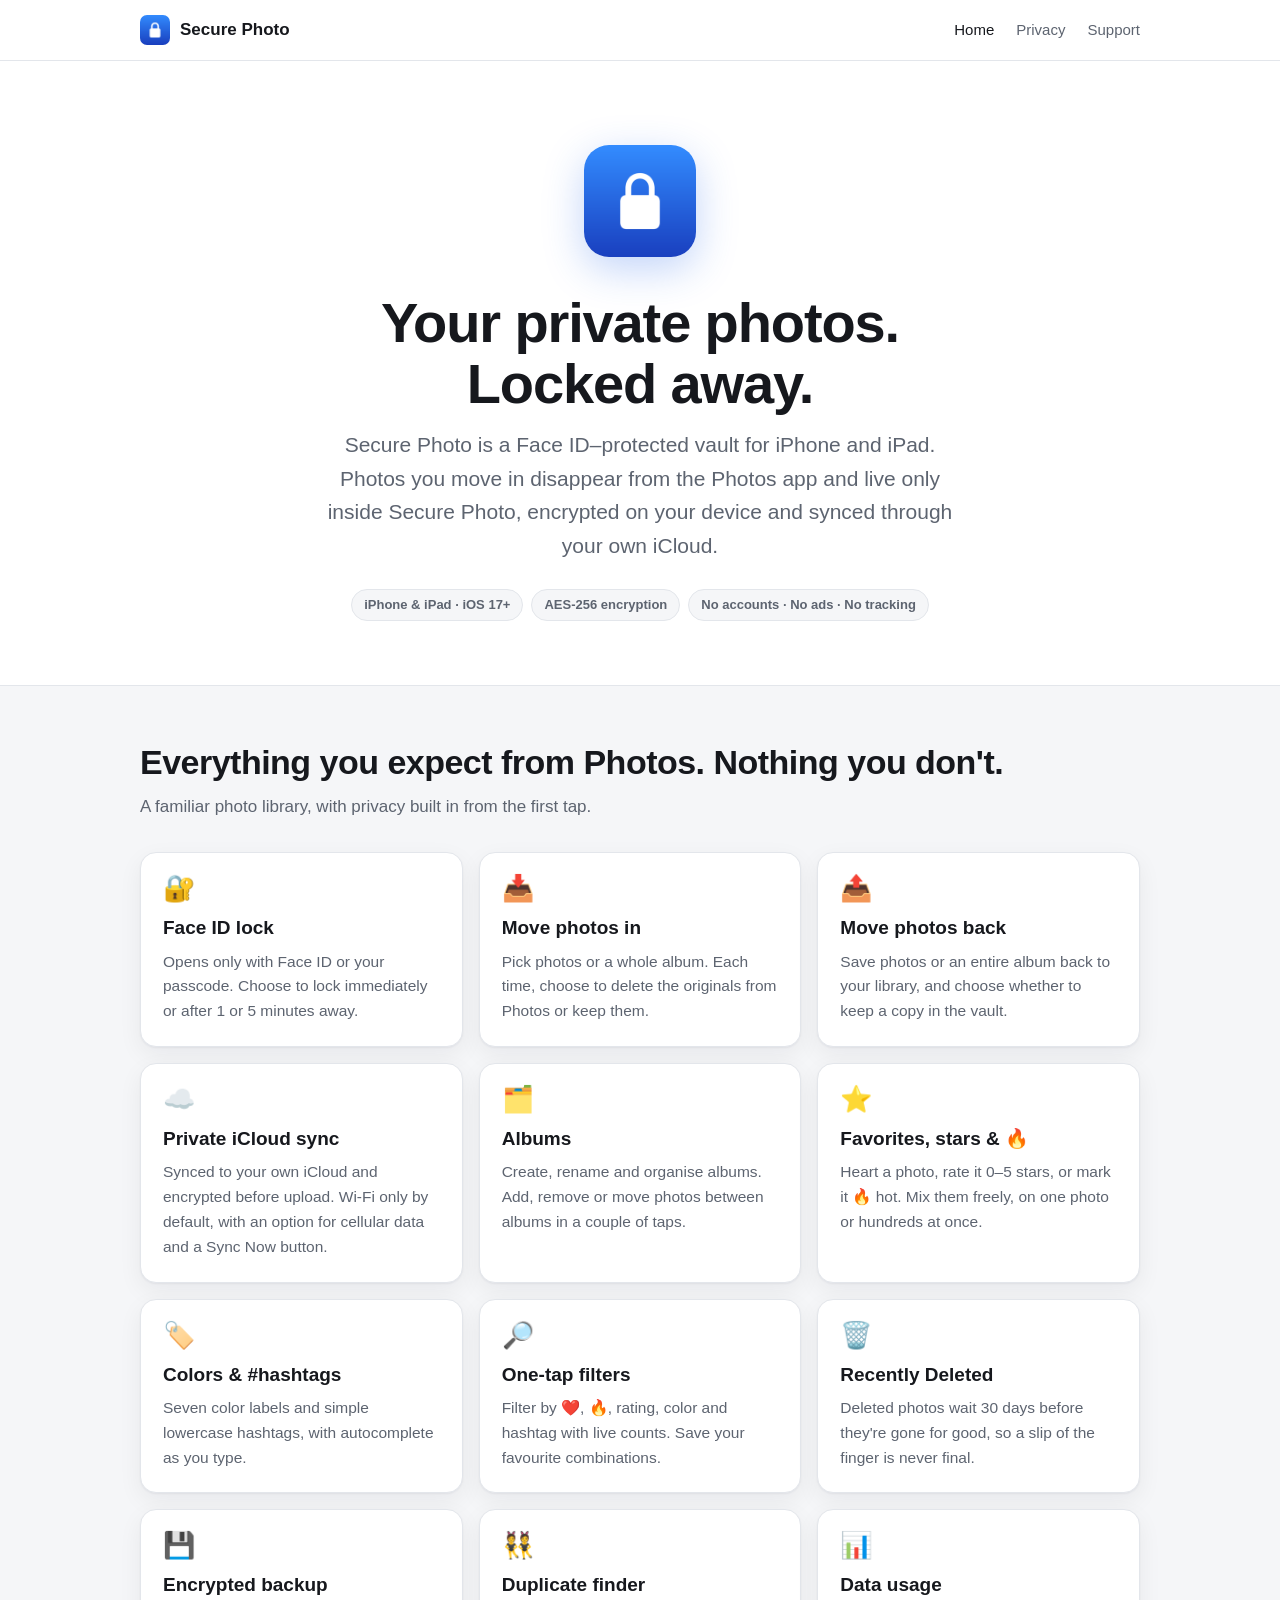
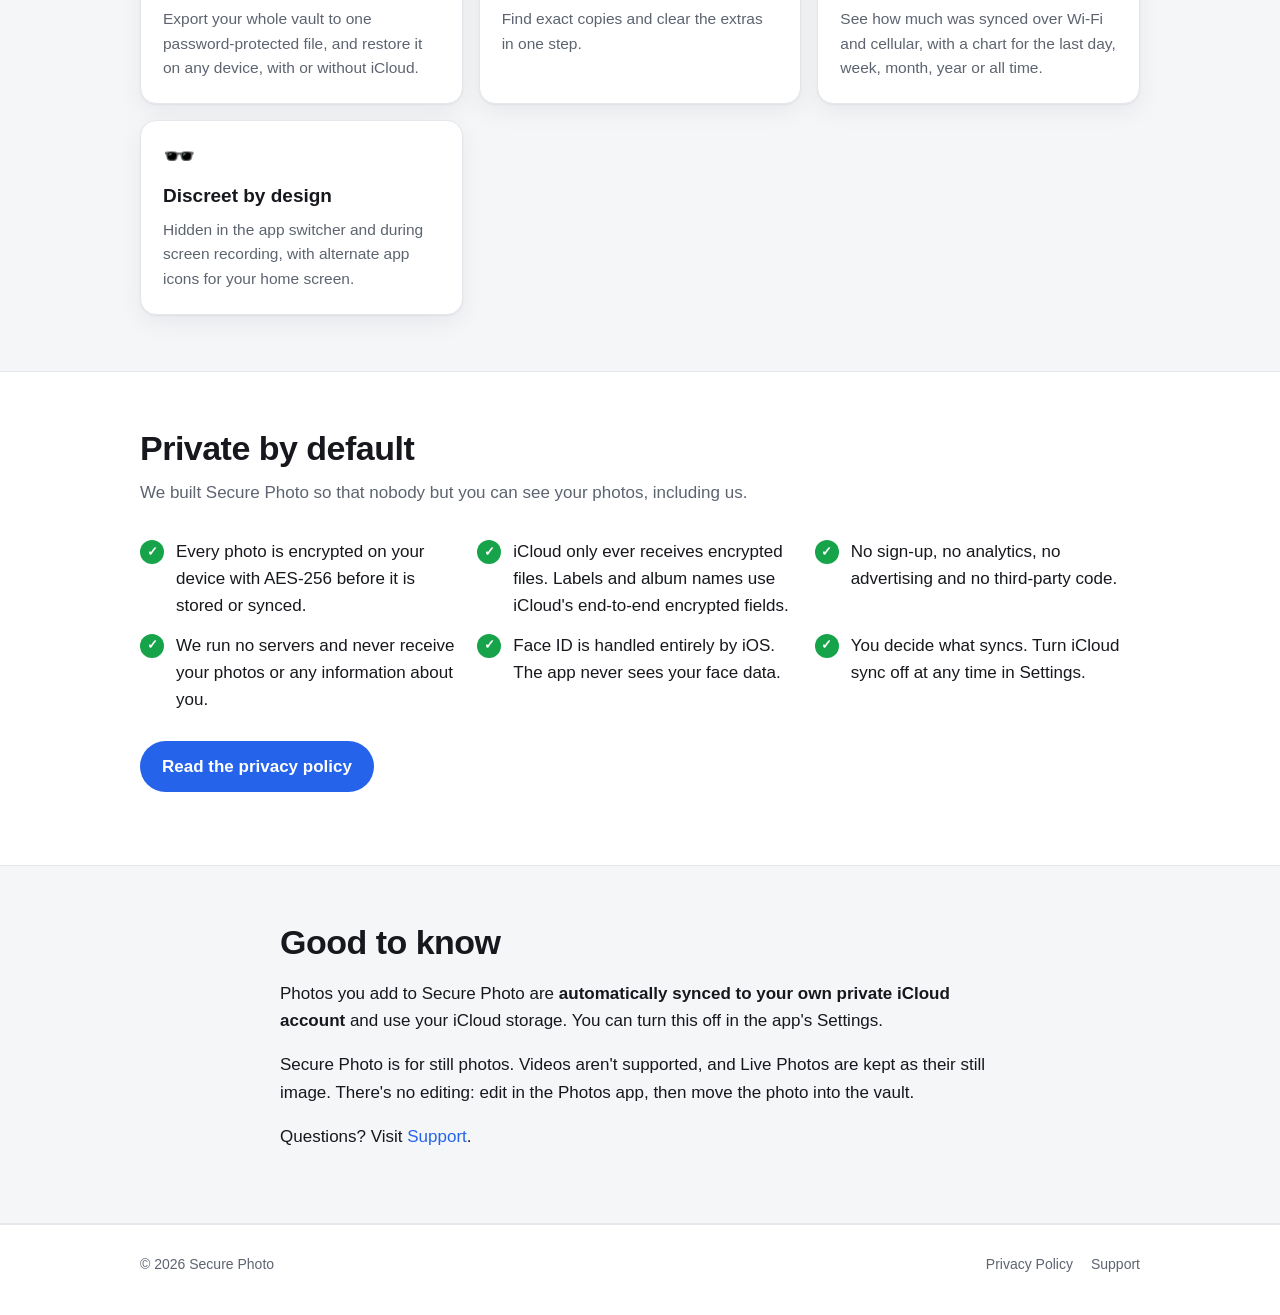
<file: index.html>
<!doctype html>
<html lang="en">
<head>
  <meta charset="utf-8">
  <meta name="viewport" content="width=device-width, initial-scale=1">
  <title>Secure Photo – A private, encrypted photo vault for iPhone and iPad</title>
  <meta name="description" content="Secure Photo keeps your private photos behind Face ID, encrypted on your device and synced end-to-end encrypted through your own iCloud.">
  <link rel="icon" href="assets/favicon.png">
  <link rel="apple-touch-icon" href="assets/icon.png">
  <link rel="stylesheet" href="assets/style.css">
</head>
<body>
  <header class="site">
    <div class="wrap">
      <a class="brand" href="./"><img src="assets/icon.png" alt=""><span>Secure Photo</span></a>
      <nav class="links">
        <a href="./" aria-current="page">Home</a>
        <a href="privacy.html">Privacy</a>
        <a href="support.html">Support</a>
      </nav>
    </div>
  </header>

  <main>
    <div class="wrap hero">
      <img class="icon" src="assets/icon.png" alt="Secure Photo app icon">
      <h1>Your private photos.<br>Locked away.</h1>
      <p class="lead">Secure Photo is a Face ID–protected vault for iPhone and iPad. Photos you move in disappear from the Photos app and live only inside Secure Photo, encrypted on your device and synced through your own iCloud.</p>
      <div class="badges">
        <span class="badge">iPhone &amp; iPad · iOS 17+</span>
        <span class="badge">AES-256 encryption</span>
        <span class="badge">No accounts · No ads · No tracking</span>
      </div>
    </div>

    <section class="soft">
      <div class="wrap">
        <h2>Everything you expect from Photos. Nothing you don't.</h2>
        <p class="sub">A familiar photo library, with privacy built in from the first tap.</p>
        <div class="grid">
          <div class="card"><span class="emoji">🔐</span><h3>Face ID lock</h3><p>Opens only with Face ID or your passcode. Choose to lock immediately or after 1 or 5 minutes away.</p></div>
          <div class="card"><span class="emoji">📥</span><h3>Move photos in</h3><p>Pick photos or a whole album. Each time, choose to delete the originals from Photos or keep them.</p></div>
          <div class="card"><span class="emoji">📤</span><h3>Move photos back</h3><p>Save photos or an entire album back to your library, and choose whether to keep a copy in the vault.</p></div>
          <div class="card"><span class="emoji">☁️</span><h3>Private iCloud sync</h3><p>Synced to your own iCloud and encrypted before upload. Wi-Fi only by default, with an option for cellular data and a Sync Now button.</p></div>
          <div class="card"><span class="emoji">🗂️</span><h3>Albums</h3><p>Create, rename and organise albums. Add, remove or move photos between albums in a couple of taps.</p></div>
          <div class="card"><span class="emoji">⭐️</span><h3>Favorites, stars &amp; 🔥</h3><p>Heart a photo, rate it 0–5 stars, or mark it 🔥 hot. Mix them freely, on one photo or hundreds at once.</p></div>
          <div class="card"><span class="emoji">🏷️</span><h3>Colors &amp; #hashtags</h3><p>Seven color labels and simple lowercase hashtags, with autocomplete as you type.</p></div>
          <div class="card"><span class="emoji">🔎</span><h3>One-tap filters</h3><p>Filter by ❤️, 🔥, rating, color and hashtag with live counts. Save your favourite combinations.</p></div>
          <div class="card"><span class="emoji">🗑️</span><h3>Recently Deleted</h3><p>Deleted photos wait 30 days before they're gone for good, so a slip of the finger is never final.</p></div>
          <div class="card"><span class="emoji">💾</span><h3>Encrypted backup</h3><p>Export your whole vault to one password-protected file, and restore it on any device, with or without iCloud.</p></div>
          <div class="card"><span class="emoji">👯</span><h3>Duplicate finder</h3><p>Find exact copies and clear the extras in one step.</p></div>
          <div class="card"><span class="emoji">📊</span><h3>Data usage</h3><p>See how much was synced over Wi-Fi and cellular, with a chart for the last day, week, month, year or all time.</p></div>
          <div class="card"><span class="emoji">🕶️</span><h3>Discreet by design</h3><p>Hidden in the app switcher and during screen recording, with alternate app icons for your home screen.</p></div>
        </div>
      </div>
    </section>

    <section>
      <div class="wrap">
        <h2>Private by default</h2>
        <p class="sub">We built Secure Photo so that nobody but you can see your photos, including us.</p>
        <ul class="checks">
          <li><span>Every photo is encrypted on your device with AES-256 before it is stored or synced.</span></li>
          <li><span>iCloud only ever receives encrypted files. Labels and album names use iCloud's end-to-end encrypted fields.</span></li>
          <li><span>No sign-up, no analytics, no advertising and no third-party code.</span></li>
          <li><span>We run no servers and never receive your photos or any information about you.</span></li>
          <li><span>Face ID is handled entirely by iOS. The app never sees your face data.</span></li>
          <li><span>You decide what syncs. Turn iCloud sync off at any time in Settings.</span></li>
        </ul>
        <p style="margin-top:28px"><a class="button" href="privacy.html">Read the privacy policy</a></p>
      </div>
    </section>

    <section class="soft">
      <div class="wrap narrow">
        <h2>Good to know</h2>
        <p>Photos you add to Secure Photo are <strong>automatically synced to your own private iCloud account</strong> and use your iCloud storage. You can turn this off in the app's Settings.</p>
        <p>Secure Photo is for still photos. Videos aren't supported, and Live Photos are kept as their still image. There's no editing: edit in the Photos app, then move the photo into the vault.</p>
        <p>Questions? Visit <a href="support.html">Support</a>.</p>
      </div>
    </section>
  </main>

  <footer class="site">
    <div class="wrap">
      <span>© 2026 Secure Photo</span>
      <nav><a href="privacy.html">Privacy Policy</a><a href="support.html">Support</a></nav>
    </div>
  </footer>
</body>
</html>
</file>
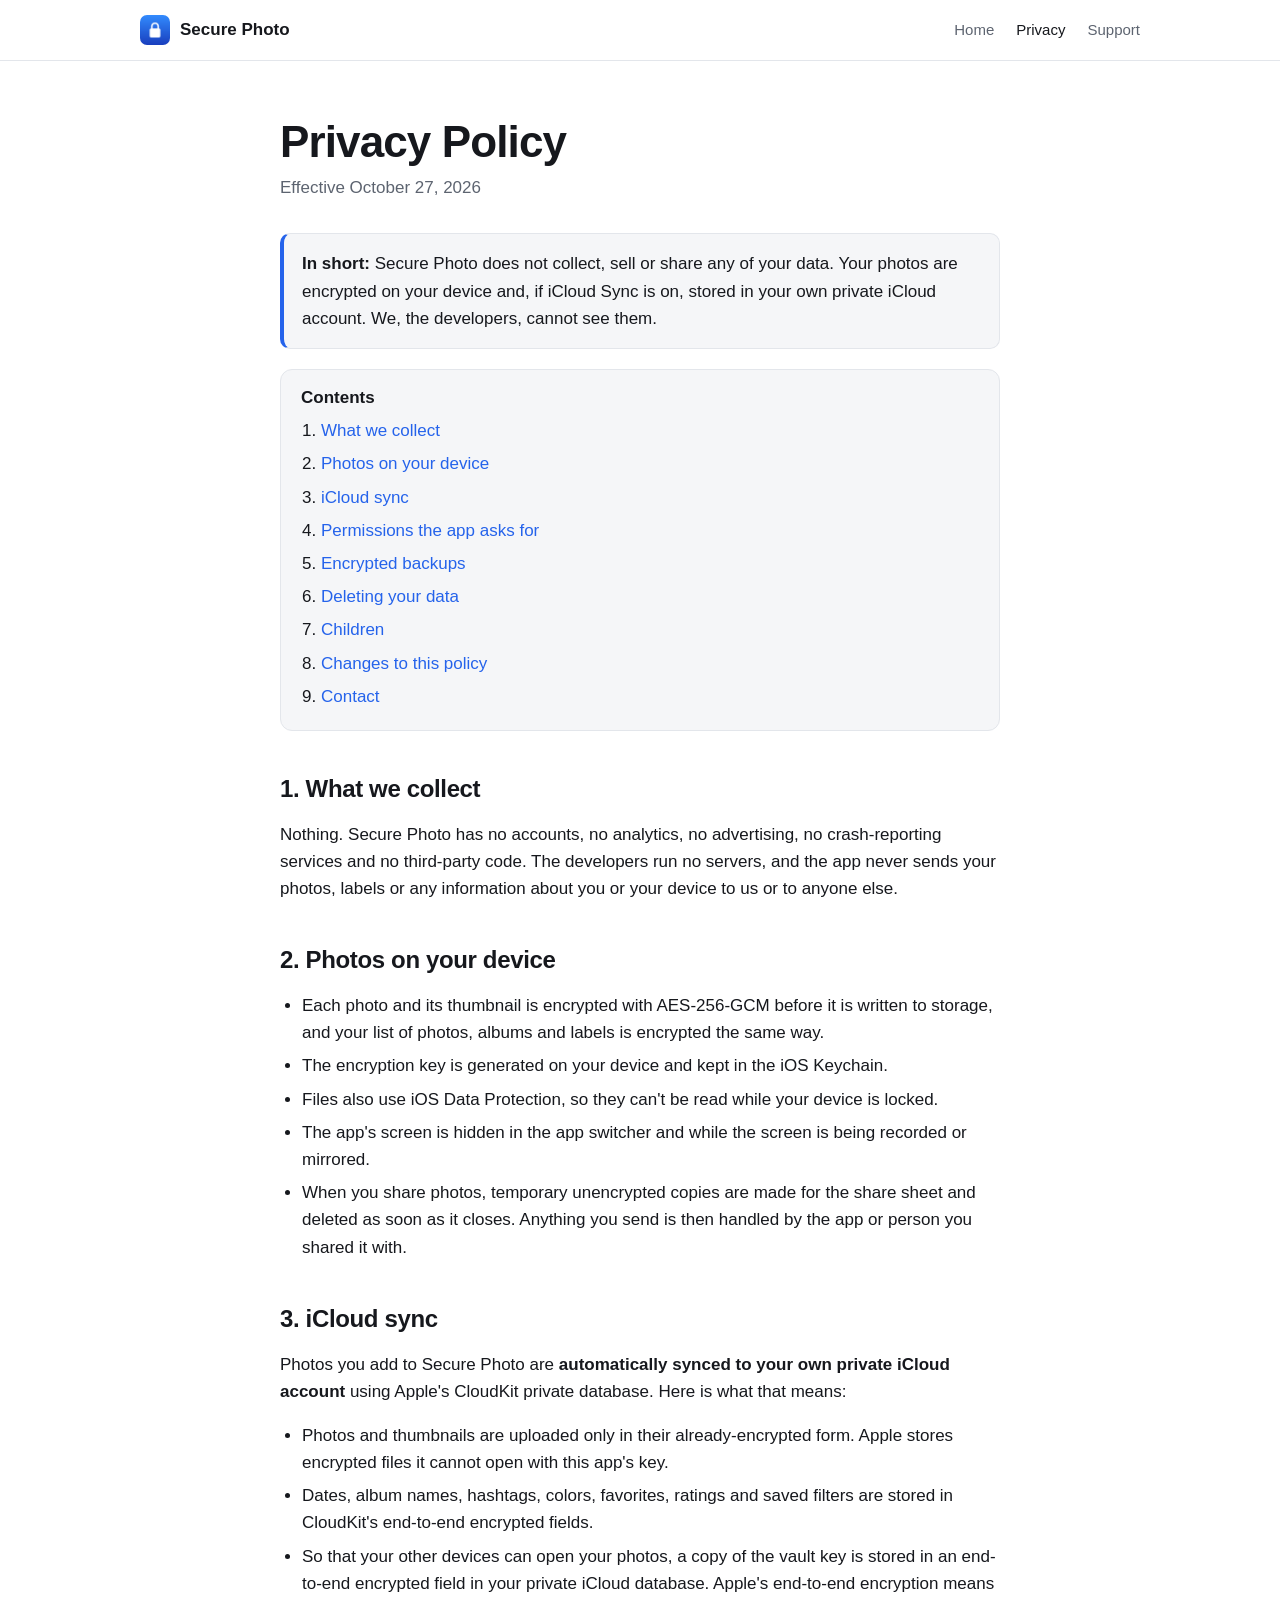
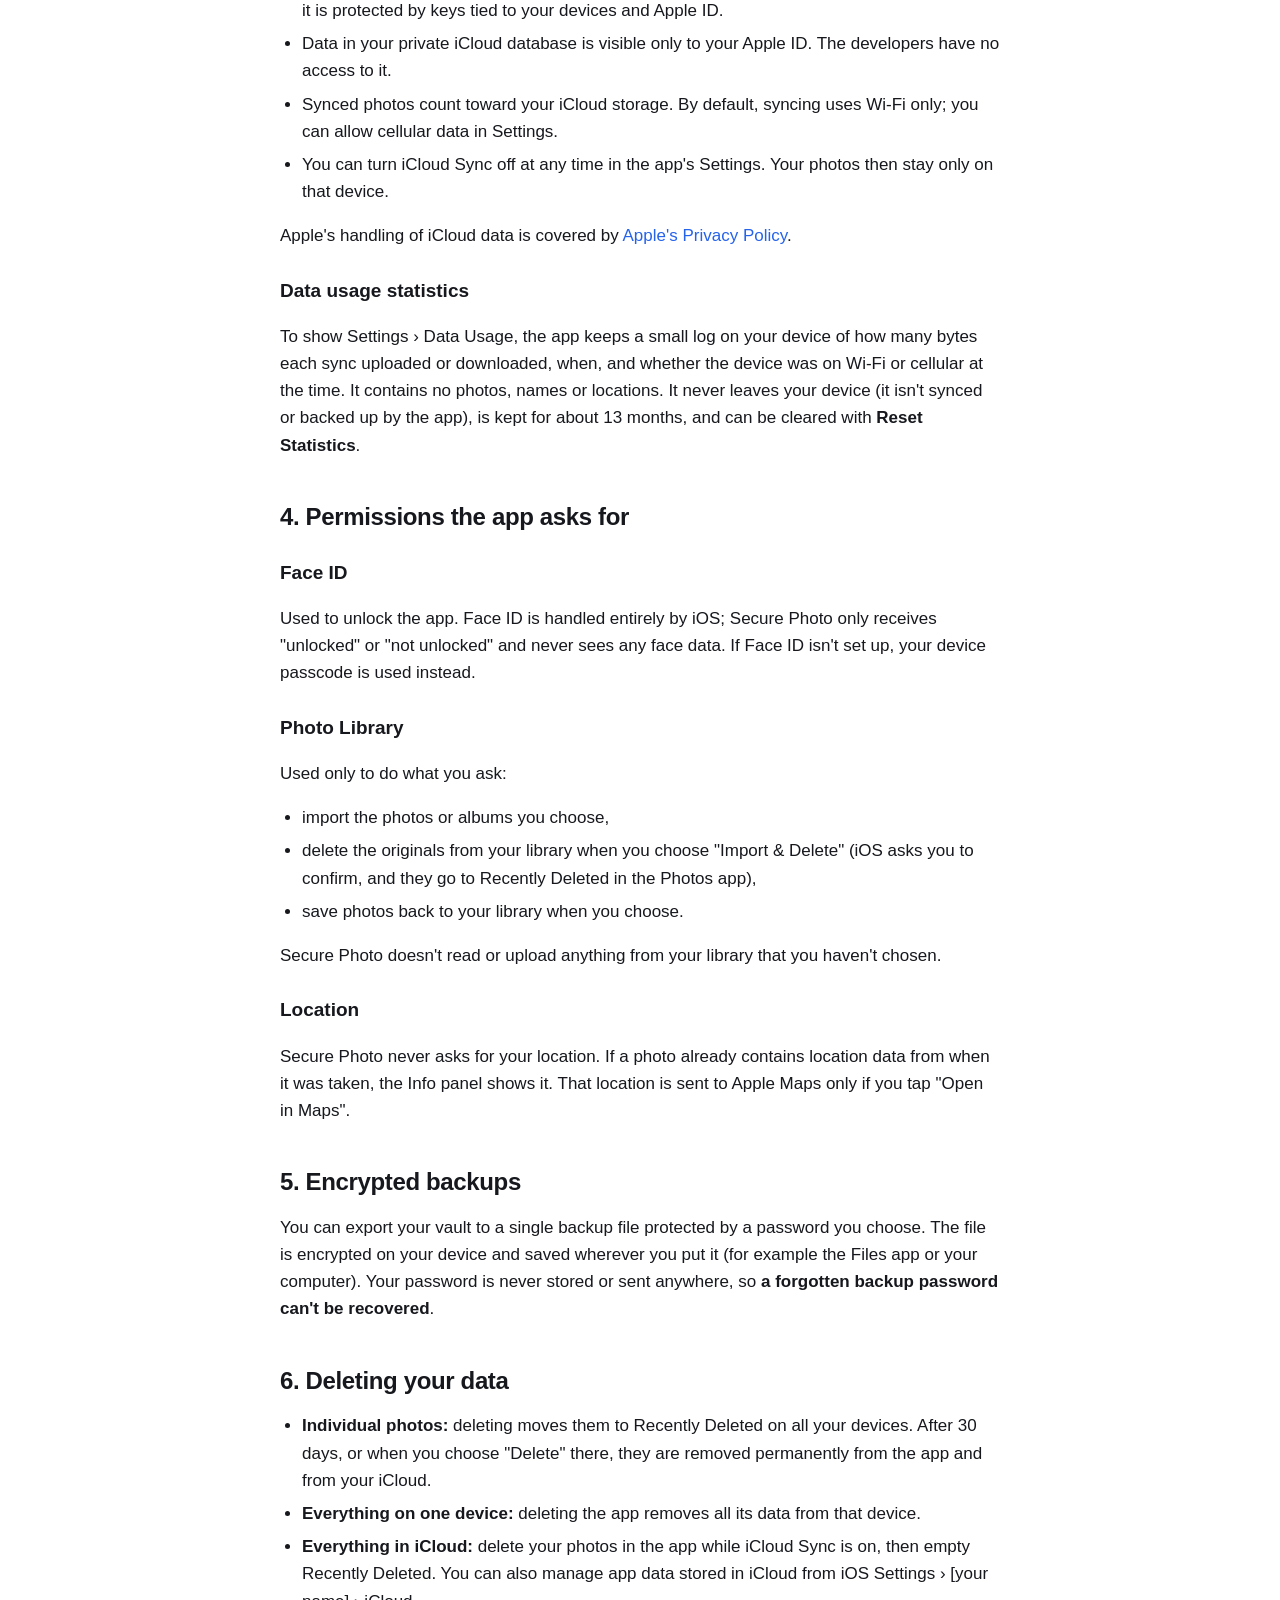
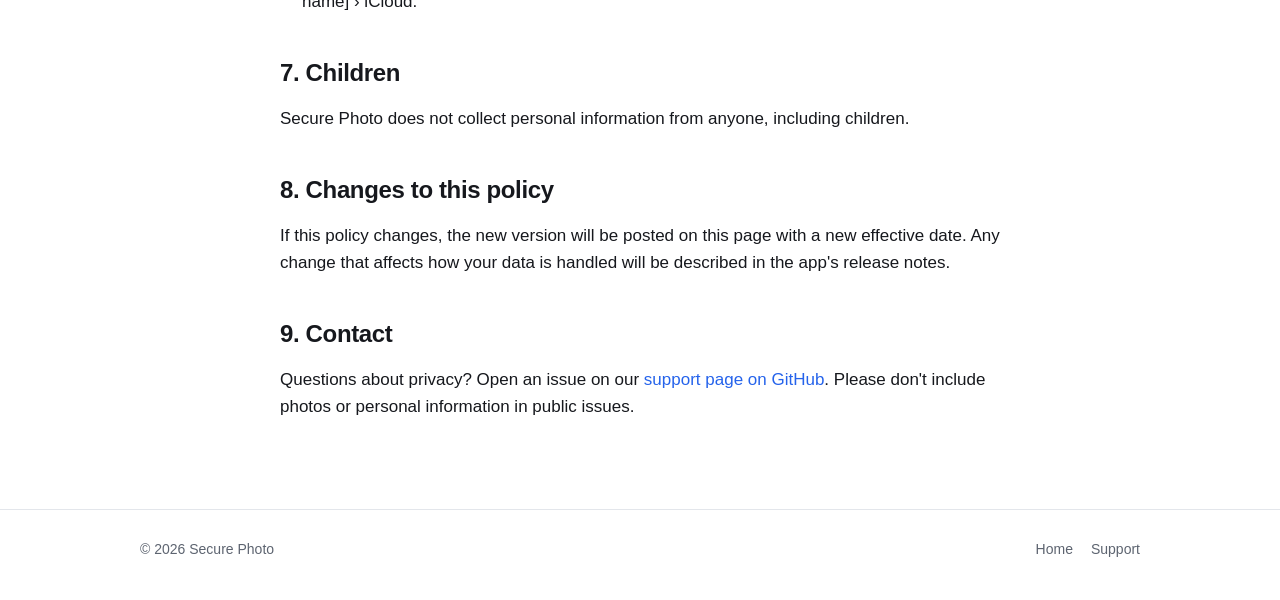
<file: privacy.html>
<!doctype html>
<html lang="en">
<head>
  <meta charset="utf-8">
  <meta name="viewport" content="width=device-width, initial-scale=1">
  <title>Privacy Policy – Secure Photo</title>
  <meta name="description" content="How Secure Photo handles your photos and data: encrypted on your device, synced only to your own iCloud, never collected by us.">
  <link rel="icon" href="assets/favicon.png">
  <link rel="stylesheet" href="assets/style.css">
</head>
<body>
  <header class="site">
    <div class="wrap">
      <a class="brand" href="./"><img src="assets/icon.png" alt=""><span>Secure Photo</span></a>
      <nav class="links">
        <a href="./">Home</a>
        <a href="privacy.html" aria-current="page">Privacy</a>
        <a href="support.html">Support</a>
      </nav>
    </div>
  </header>

  <main class="wrap narrow doc">
    <h1>Privacy Policy</h1>
    <p class="meta">Effective October 27, 2026</p>

    <div class="callout">
      <p><strong>In short:</strong> Secure Photo does not collect, sell or share any of your data. Your photos are encrypted on your device and, if iCloud Sync is on, stored in your own private iCloud account. We, the developers, cannot see them.</p>
    </div>

    <nav class="toc" aria-label="Contents">
      <strong>Contents</strong>
      <ol>
        <li><a href="#collect">What we collect</a></li>
        <li><a href="#device">Photos on your device</a></li>
        <li><a href="#icloud">iCloud sync</a></li>
        <li><a href="#permissions">Permissions the app asks for</a></li>
        <li><a href="#backup">Encrypted backups</a></li>
        <li><a href="#delete">Deleting your data</a></li>
        <li><a href="#children">Children</a></li>
        <li><a href="#changes">Changes to this policy</a></li>
        <li><a href="#contact">Contact</a></li>
      </ol>
    </nav>

    <h2 id="collect">1. What we collect</h2>
    <p>Nothing. Secure Photo has no accounts, no analytics, no advertising, no crash-reporting services and no third-party code. The developers run no servers, and the app never sends your photos, labels or any information about you or your device to us or to anyone else.</p>

    <h2 id="device">2. Photos on your device</h2>
    <ul>
      <li>Each photo and its thumbnail is encrypted with AES-256-GCM before it is written to storage, and your list of photos, albums and labels is encrypted the same way.</li>
      <li>The encryption key is generated on your device and kept in the iOS Keychain.</li>
      <li>Files also use iOS Data Protection, so they can't be read while your device is locked.</li>
      <li>The app's screen is hidden in the app switcher and while the screen is being recorded or mirrored.</li>
      <li>When you share photos, temporary unencrypted copies are made for the share sheet and deleted as soon as it closes. Anything you send is then handled by the app or person you shared it with.</li>
    </ul>

    <h2 id="icloud">3. iCloud sync</h2>
    <p>Photos you add to Secure Photo are <strong>automatically synced to your own private iCloud account</strong> using Apple's CloudKit private database. Here is what that means:</p>
    <ul>
      <li>Photos and thumbnails are uploaded only in their already-encrypted form. Apple stores encrypted files it cannot open with this app's key.</li>
      <li>Dates, album names, hashtags, colors, favorites, ratings and saved filters are stored in CloudKit's end-to-end encrypted fields.</li>
      <li>So that your other devices can open your photos, a copy of the vault key is stored in an end-to-end encrypted field in your private iCloud database. Apple's end-to-end encryption means it is protected by keys tied to your devices and Apple ID.</li>
      <li>Data in your private iCloud database is visible only to your Apple ID. The developers have no access to it.</li>
      <li>Synced photos count toward your iCloud storage. By default, syncing uses Wi-Fi only; you can allow cellular data in Settings.</li>
      <li>You can turn iCloud Sync off at any time in the app's Settings. Your photos then stay only on that device.</li>
    </ul>
    <p>Apple's handling of iCloud data is covered by <a href="https://www.apple.com/legal/privacy/" rel="noopener">Apple's Privacy Policy</a>.</p>

    <h3>Data usage statistics</h3>
    <p>To show Settings › Data Usage, the app keeps a small log on your device of how many bytes each sync uploaded or downloaded, when, and whether the device was on Wi-Fi or cellular at the time. It contains no photos, names or locations. It never leaves your device (it isn't synced or backed up by the app), is kept for about 13 months, and can be cleared with <strong>Reset Statistics</strong>.</p>

    <h2 id="permissions">4. Permissions the app asks for</h2>
    <h3>Face ID</h3>
    <p>Used to unlock the app. Face ID is handled entirely by iOS; Secure Photo only receives "unlocked" or "not unlocked" and never sees any face data. If Face ID isn't set up, your device passcode is used instead.</p>
    <h3>Photo Library</h3>
    <p>Used only to do what you ask:</p>
    <ul>
      <li>import the photos or albums you choose,</li>
      <li>delete the originals from your library when you choose "Import &amp; Delete" (iOS asks you to confirm, and they go to Recently Deleted in the Photos app),</li>
      <li>save photos back to your library when you choose.</li>
    </ul>
    <p>Secure Photo doesn't read or upload anything from your library that you haven't chosen.</p>
    <h3>Location</h3>
    <p>Secure Photo never asks for your location. If a photo already contains location data from when it was taken, the Info panel shows it. That location is sent to Apple Maps only if you tap "Open in Maps".</p>

    <h2 id="backup">5. Encrypted backups</h2>
    <p>You can export your vault to a single backup file protected by a password you choose. The file is encrypted on your device and saved wherever you put it (for example the Files app or your computer). Your password is never stored or sent anywhere, so <strong>a forgotten backup password can't be recovered</strong>.</p>

    <h2 id="delete">6. Deleting your data</h2>
    <ul>
      <li><strong>Individual photos:</strong> deleting moves them to Recently Deleted on all your devices. After 30 days, or when you choose "Delete" there, they are removed permanently from the app and from your iCloud.</li>
      <li><strong>Everything on one device:</strong> deleting the app removes all its data from that device.</li>
      <li><strong>Everything in iCloud:</strong> delete your photos in the app while iCloud Sync is on, then empty Recently Deleted. You can also manage app data stored in iCloud from iOS Settings › [your name] › iCloud.</li>
    </ul>

    <h2 id="children">7. Children</h2>
    <p>Secure Photo does not collect personal information from anyone, including children.</p>

    <h2 id="changes">8. Changes to this policy</h2>
    <p>If this policy changes, the new version will be posted on this page with a new effective date. Any change that affects how your data is handled will be described in the app's release notes.</p>

    <h2 id="contact">9. Contact</h2>
    <p>Questions about privacy? Open an issue on our <a href="https://github.com/giridharmb/SecurePhoto-Docs/issues" rel="noopener">support page on GitHub</a>. Please don't include photos or personal information in public issues.</p>
  </main>

  <footer class="site">
    <div class="wrap">
      <span>© 2026 Secure Photo</span>
      <nav><a href="./">Home</a><a href="support.html">Support</a></nav>
    </div>
  </footer>
</body>
</html>
</file>
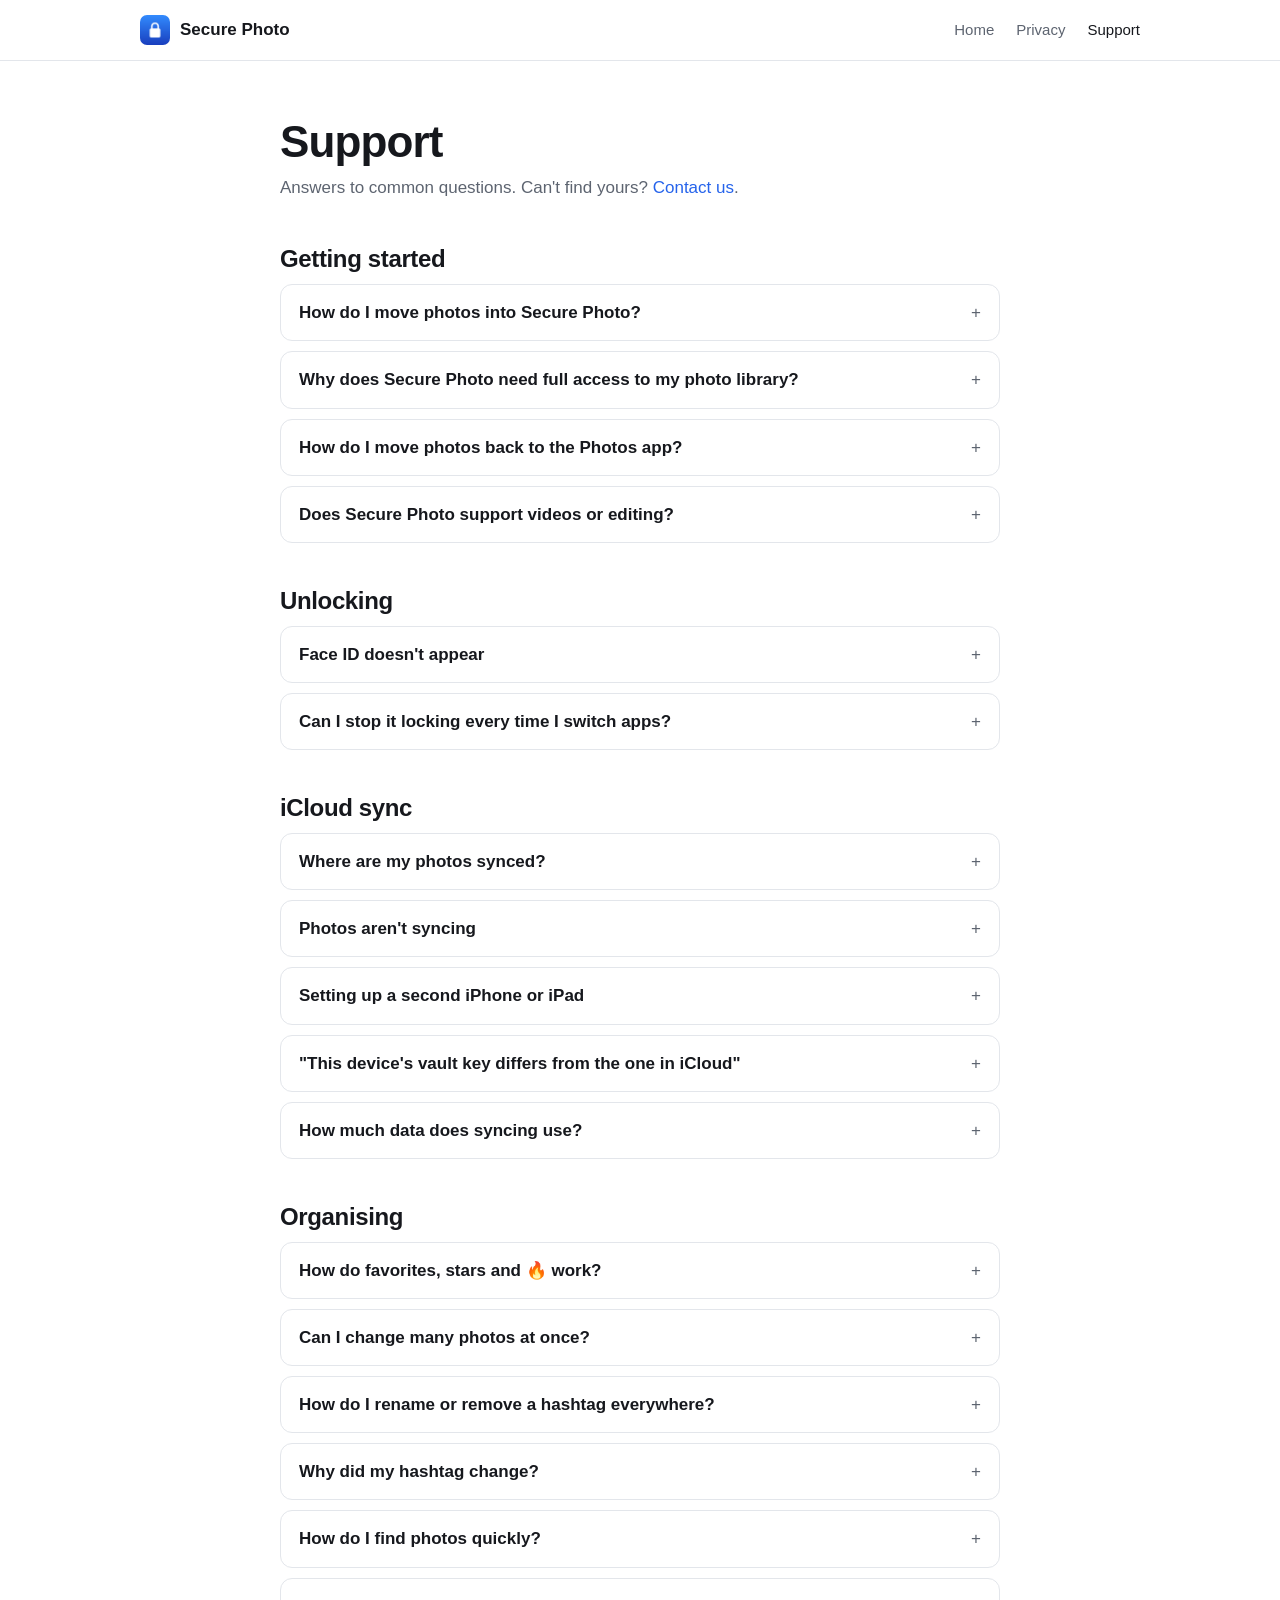
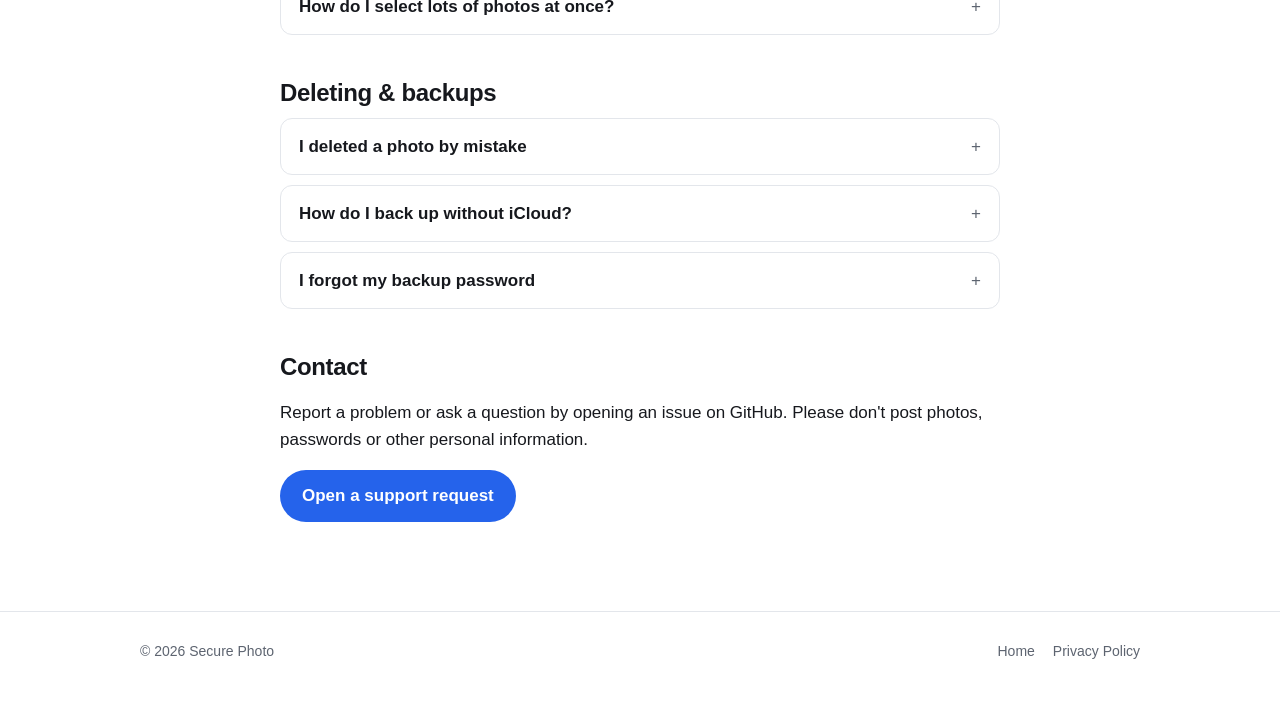
<file: support.html>
<!doctype html>
<html lang="en">
<head>
  <meta charset="utf-8">
  <meta name="viewport" content="width=device-width, initial-scale=1">
  <title>Support – Secure Photo</title>
  <meta name="description" content="Help with Secure Photo: importing, iCloud sync, backups, Face ID, labels and more.">
  <link rel="icon" href="assets/favicon.png">
  <link rel="stylesheet" href="assets/style.css">
</head>
<body>
  <header class="site">
    <div class="wrap">
      <a class="brand" href="./"><img src="assets/icon.png" alt=""><span>Secure Photo</span></a>
      <nav class="links">
        <a href="./">Home</a>
        <a href="privacy.html">Privacy</a>
        <a href="support.html" aria-current="page">Support</a>
      </nav>
    </div>
  </header>

  <main class="wrap narrow doc">
    <h1>Support</h1>
    <p class="meta">Answers to common questions. Can't find yours? <a href="#contact">Contact us</a>.</p>

    <h2>Getting started</h2>
    <details>
      <summary>How do I move photos into Secure Photo?</summary>
      <p>Tap <strong>+</strong> in the Library and choose <strong>Choose Photos…</strong> or <strong>Import Album…</strong>. After you pick, Secure Photo asks whether to <strong>Import &amp; Delete from Photos</strong> or <strong>Import &amp; Keep in Photos</strong>. If you delete, iOS asks you to confirm, and the originals go to Recently Deleted in the Photos app for 30 days.</p>
    </details>
    <details>
      <summary>Why does Secure Photo need full access to my photo library?</summary>
      <p>To delete originals after import and to save photos back, iOS requires full library access. Secure Photo only touches the photos you choose. You can change access in iOS Settings › Privacy &amp; Security › Photos.</p>
    </details>
    <details>
      <summary>How do I move photos back to the Photos app?</summary>
      <p>Select photos and tap <strong>Save to Photos</strong> at the bottom, or open one photo and tap the same button in the viewer. For an album, open it and use <kbd>⋯</kbd> › <strong>Save Album to Photos…</strong>. Each time you choose <strong>Save &amp; Remove from Secure Photo</strong> or <strong>Save &amp; Keep</strong>.</p>
    </details>
    <details>
      <summary>Does Secure Photo support videos or editing?</summary>
      <p>No. Secure Photo is for still photos, and Live Photos are kept as their still image. To edit, move a photo back to the Photos app, edit it there, then move it in again.</p>
    </details>

    <h2>Unlocking</h2>
    <details>
      <summary>Face ID doesn't appear</summary>
      <p>Make sure Face ID is set up in iOS Settings and allowed for Secure Photo (Settings › Face ID &amp; Passcode › Other Apps). If Face ID isn't available, your device passcode is used.</p>
    </details>
    <details>
      <summary>Can I stop it locking every time I switch apps?</summary>
      <p>Yes. In Secure Photo's Settings › Privacy › <strong>Require Face ID</strong>, choose <strong>After 1 Minute</strong> or <strong>After 5 Minutes</strong>.</p>
    </details>

    <h2>iCloud sync</h2>
    <details>
      <summary>Where are my photos synced?</summary>
      <p>To your own private iCloud account, encrypted before upload. They use your iCloud storage. See the <a href="privacy.html#icloud">privacy policy</a> for details.</p>
    </details>
    <details>
      <summary>Photos aren't syncing</summary>
      <ul>
        <li>Check you're signed in to iCloud on the device.</li>
        <li>In Secure Photo's Settings, make sure <strong>iCloud Sync</strong> is on.</li>
        <li>Syncing uses Wi-Fi only by default. To sync on mobile data, turn on <strong>Use Cellular Data</strong>.</li>
        <li>Sync runs while the app is open. Pull down on the Library, or tap <strong>Sync Now</strong>.</li>
        <li>Check that your iCloud storage isn't full.</li>
      </ul>
    </details>
    <details>
      <summary>Setting up a second iPhone or iPad</summary>
      <p>Install Secure Photo, sign in to the same Apple ID, open the app and let it sync before you import anything new on that device. It picks up your vault key and photos from iCloud automatically.</p>
    </details>
    <details>
      <summary>"This device's vault key differs from the one in iCloud"</summary>
      <p>This happens if you imported photos on a new device before its first sync. Sync is paused so nothing is lost. Export a backup on that device (Settings › Backup), delete and reinstall Secure Photo, let it sync, then restore the backup.</p>
    </details>

    <details>
      <summary>How much data does syncing use?</summary>
      <p>Open Settings › <strong>Data Usage</strong>. It shows how much photo data was synced over Wi-Fi and over cellular, with a chart. Choose <strong>24H</strong>, <strong>7D</strong>, <strong>30D</strong>, <strong>1Y</strong> or <strong>All</strong>, and <strong>Uploaded</strong>, <strong>Downloaded</strong> or <strong>Both</strong>.</p>
      <p>Wi-Fi or cellular is recorded from the connection in use when each sync runs. Small label changes (stars, hashtags and so on) aren't counted. <strong>Reset Statistics</strong> clears the numbers without touching your photos.</p>
    </details>

    <h2>Organising</h2>
    <details>
      <summary>How do favorites, stars and 🔥 work?</summary>
      <p>In the photo viewer, tap a star to rate (tap it again to clear), tap 🔥 to mark a photo hot, and tap the heart for favorites. In the grid, long-press any photo for the same options, or select several and use the tag button.</p>
    </details>
    <details>
      <summary>Can I change many photos at once?</summary>
      <p>Yes. Tap <strong>Select</strong>, pick photos (or drag across them, or tap <strong>Select All</strong> to take everything the current filter shows), then use the buttons at the bottom:</p>
      <ul>
        <li><strong>Tag button:</strong> favorite, 🔥, star rating, color, add or remove hashtags, or <strong>Clear All Labels</strong>.</li>
        <li><strong>Album button:</strong> add to an album, or move to another album.</li>
        <li><strong>Share</strong>, <strong>Save to Photos</strong> and <strong>Delete</strong>.</li>
      </ul>
    </details>
    <details>
      <summary>How do I rename or remove a hashtag everywhere?</summary>
      <p>In the Browse tab, touch and hold the hashtag, then choose <strong>Rename Hashtag…</strong> or <strong>Remove from All Photos</strong>. Renaming to a hashtag you already use merges the two.</p>
    </details>
    <details>
      <summary>Why did my hashtag change?</summary>
      <p>Hashtags use only lowercase a–z and 0–9. Capitals are lowered, accents removed, and other characters dropped, so <code>#Beach-Trip_2024!</code> becomes <code>#beachtrip2024</code>. The editor shows exactly what will be saved before you add it.</p>
    </details>
    <details>
      <summary>How do I find photos quickly?</summary>
      <p>Tap (or touch and hold) <strong>Filter</strong> at the start of the bar above the grid. Tick ❤️ Favorites, 🔥 Hot, a ⭐️ rating and any colors. The menu stays open so you can pick several, and each shows how many photos match. The ❤️, 🔥, ⭐️, color and hashtag buttons next to it are one-tap shortcuts for the same filters.</p>
      <p>To find a hashtag, type in the search bar and pick from the suggestions.</p>
      <p>To keep a combination, open <strong>Saved</strong> (next to Filter) and choose <strong>Save Current Filter…</strong>. Next time, open <strong>Saved</strong> and tap its name to show those photos at once. Saved filters also appear in the Browse tab, where you can swipe to delete them.</p>
    </details>
    <details>
      <summary>How do I select lots of photos at once?</summary>
      <p>Tap <strong>Select</strong>, then drag your finger sideways across thumbnails. Pinch the grid to make thumbnails bigger or smaller.</p>
    </details>

    <h2>Deleting &amp; backups</h2>
    <details>
      <summary>I deleted a photo by mistake</summary>
      <p>Go to Browse › <strong>Recently Deleted</strong>, select it and tap <strong>Recover</strong>. Photos stay there for 30 days.</p>
    </details>
    <details>
      <summary>How do I back up without iCloud?</summary>
      <ol>
        <li>Open Settings › Backup › <strong>Export Encrypted Backup…</strong></li>
        <li>Choose a password of at least 8 characters.</li>
        <li>Tap <strong>Save Backup to Files…</strong> and save the <code>.spbackup</code> file to Files, a drive or your computer.</li>
      </ol>
      <p>To restore, use <strong>Restore from Backup…</strong> and enter the same password. Photos already in your vault are skipped.</p>
    </details>
    <details>
      <summary>I forgot my backup password</summary>
      <p>Unfortunately, it can't be recovered. The password is never stored anywhere, which is what keeps the backup safe. Make a new backup with a password you'll remember.</p>
    </details>

    <h2 id="contact">Contact</h2>
    <p>Report a problem or ask a question by opening an issue on GitHub. Please don't post photos, passwords or other personal information.</p>
    <p><a class="button" href="https://github.com/giridharmb/SecurePhoto-Docs/issues/new" rel="noopener">Open a support request</a></p>
  </main>

  <footer class="site">
    <div class="wrap">
      <span>© 2026 Secure Photo</span>
      <nav><a href="./">Home</a><a href="privacy.html">Privacy Policy</a></nav>
    </div>
  </footer>
</body>
</html>
</file>
<file: assets/style.css>
:root {
  --bg: #ffffff;
  --bg-soft: #f5f6f8;
  --text: #16181d;
  --muted: #5d6470;
  --border: #e3e6eb;
  --accent: #2563eb;
  --accent-2: #1e40af;
  --card: #ffffff;
  --shadow: 0 1px 2px rgba(16, 24, 40, .05), 0 8px 24px rgba(16, 24, 40, .06);
}
@media (prefers-color-scheme: dark) {
  :root {
    --bg: #0e1015;
    --bg-soft: #161920;
    --text: #eceef2;
    --muted: #9aa2b1;
    --border: #262a33;
    --accent: #6ea0ff;
    --accent-2: #9dbcff;
    --card: #161920;
    --shadow: none;
  }
}

* { box-sizing: border-box; }
html { -webkit-text-size-adjust: 100%; }
body {
  margin: 0;
  background: var(--bg);
  color: var(--text);
  font: 17px/1.6 -apple-system, BlinkMacSystemFont, "SF Pro Text", "Segoe UI", Roboto, Helvetica, Arial, sans-serif;
}
a { color: var(--accent); text-decoration: none; }
a:hover { text-decoration: underline; }
img { max-width: 100%; }

.wrap { max-width: 1040px; margin: 0 auto; padding: 0 20px; }
.narrow { max-width: 760px; }

/* Header */
header.site {
  position: sticky; top: 0; z-index: 10;
  background: color-mix(in srgb, var(--bg) 85%, transparent);
  backdrop-filter: saturate(180%) blur(16px);
  -webkit-backdrop-filter: saturate(180%) blur(16px);
  border-bottom: 1px solid var(--border);
}
header.site .wrap { display: flex; align-items: center; justify-content: space-between; height: 60px; gap: 16px; }
.brand { display: flex; align-items: center; gap: 10px; color: var(--text); font-weight: 650; }
.brand:hover { text-decoration: none; }
.brand img { width: 30px; height: 30px; border-radius: 7px; }
nav.links { display: flex; gap: 22px; font-size: 15px; }
nav.links a { color: var(--muted); }
nav.links a[aria-current="page"], nav.links a:hover { color: var(--text); text-decoration: none; }

/* Hero */
.hero { text-align: center; padding-top: 84px; padding-bottom: 64px; }
.hero img.icon { width: 112px; height: 112px; border-radius: 25px; box-shadow: 0 12px 40px rgba(37, 99, 235, .28); }
.hero h1 { font-size: clamp(36px, 6vw, 56px); line-height: 1.08; letter-spacing: -.02em; margin: 28px 0 14px; }
.hero p.lead { font-size: clamp(18px, 2.4vw, 21px); color: var(--muted); max-width: 640px; margin: 0 auto; }
.badges { display: flex; flex-wrap: wrap; justify-content: center; gap: 8px; margin-top: 26px; }
.badge {
  font-size: 13px; font-weight: 600; color: var(--muted);
  border: 1px solid var(--border); border-radius: 999px; padding: 5px 12px; background: var(--bg-soft);
}

/* Sections */
section { padding: 56px 0; }
section.soft { background: var(--bg-soft); border-top: 1px solid var(--border); border-bottom: 1px solid var(--border); }
h2 { font-size: clamp(26px, 4vw, 34px); letter-spacing: -.015em; line-height: 1.2; margin: 0 0 10px; }
h3 { font-size: 19px; margin: 0 0 6px; }
.sub { color: var(--muted); margin: 0 0 32px; }

.grid { display: grid; gap: 16px; grid-template-columns: repeat(auto-fill, minmax(280px, 1fr)); }
.card {
  background: var(--card); border: 1px solid var(--border); border-radius: 16px;
  padding: 22px; box-shadow: var(--shadow);
}
.card .emoji { font-size: 26px; line-height: 1; display: block; margin-bottom: 12px; }
.card p { margin: 0; color: var(--muted); font-size: 15.5px; }

/* Privacy summary */
.checks { list-style: none; padding: 0; margin: 0; display: grid; gap: 12px; grid-template-columns: repeat(auto-fill, minmax(300px, 1fr)); }
.checks li { display: flex; gap: 12px; align-items: flex-start; }
.checks li::before {
  content: "✓"; flex: none; width: 24px; height: 24px; border-radius: 50%;
  display: grid; place-items: center; font-size: 13px; font-weight: 700;
  color: #fff; background: #16a34a; margin-top: 2px;
}

/* Long-form documents */
.doc { padding-top: 56px; padding-bottom: 72px; }
.doc h1 { font-size: clamp(32px, 5vw, 44px); letter-spacing: -.02em; line-height: 1.12; margin: 0 0 8px; }
.doc .meta { color: var(--muted); margin: 0 0 32px; }
.doc h2 { font-size: 24px; margin: 44px 0 10px; }
.doc h3 { margin-top: 26px; }
.doc p, .doc li { color: var(--text); }
.doc ul { padding-left: 22px; }
.doc li { margin: 6px 0; }
.callout {
  border: 1px solid var(--border); border-left: 4px solid var(--accent);
  background: var(--bg-soft); border-radius: 10px; padding: 16px 18px; margin: 20px 0;
}
.callout p { margin: 0; }
.toc { border: 1px solid var(--border); border-radius: 12px; padding: 14px 20px; background: var(--bg-soft); }
.toc ol { margin: 6px 0; padding-left: 20px; }

details { border: 1px solid var(--border); border-radius: 12px; padding: 0 18px; margin: 10px 0; background: var(--card); }
details[open] { padding-bottom: 12px; }
summary { cursor: pointer; font-weight: 600; padding: 14px 0; list-style: none; }
summary::-webkit-details-marker { display: none; }
summary::after { content: "+"; float: right; color: var(--muted); font-weight: 400; }
details[open] summary::after { content: "–"; }
details p, details ol, details ul { margin-top: 0; color: var(--muted); }

kbd {
  font: 600 13px/1 ui-monospace, SFMono-Regular, Menlo, monospace;
  border: 1px solid var(--border); border-bottom-width: 2px; border-radius: 6px;
  padding: 2px 6px; background: var(--bg-soft);
}

.button {
  display: inline-block; background: var(--accent); color: #fff; font-weight: 600;
  padding: 12px 22px; border-radius: 999px;
}
.button:hover { background: var(--accent-2); text-decoration: none; }

/* Footer */
footer.site { border-top: 1px solid var(--border); padding: 28px 0 40px; color: var(--muted); font-size: 14px; }
footer.site .wrap { display: flex; flex-wrap: wrap; gap: 12px 24px; justify-content: space-between; }
footer.site nav { display: flex; gap: 18px; }
footer.site a { color: var(--muted); }

@media (max-width: 600px) {
  nav.links { gap: 14px; font-size: 14px; }
  .brand span { display: none; }
  .hero { padding-top: 56px; padding-bottom: 44px; }
}
</file>
